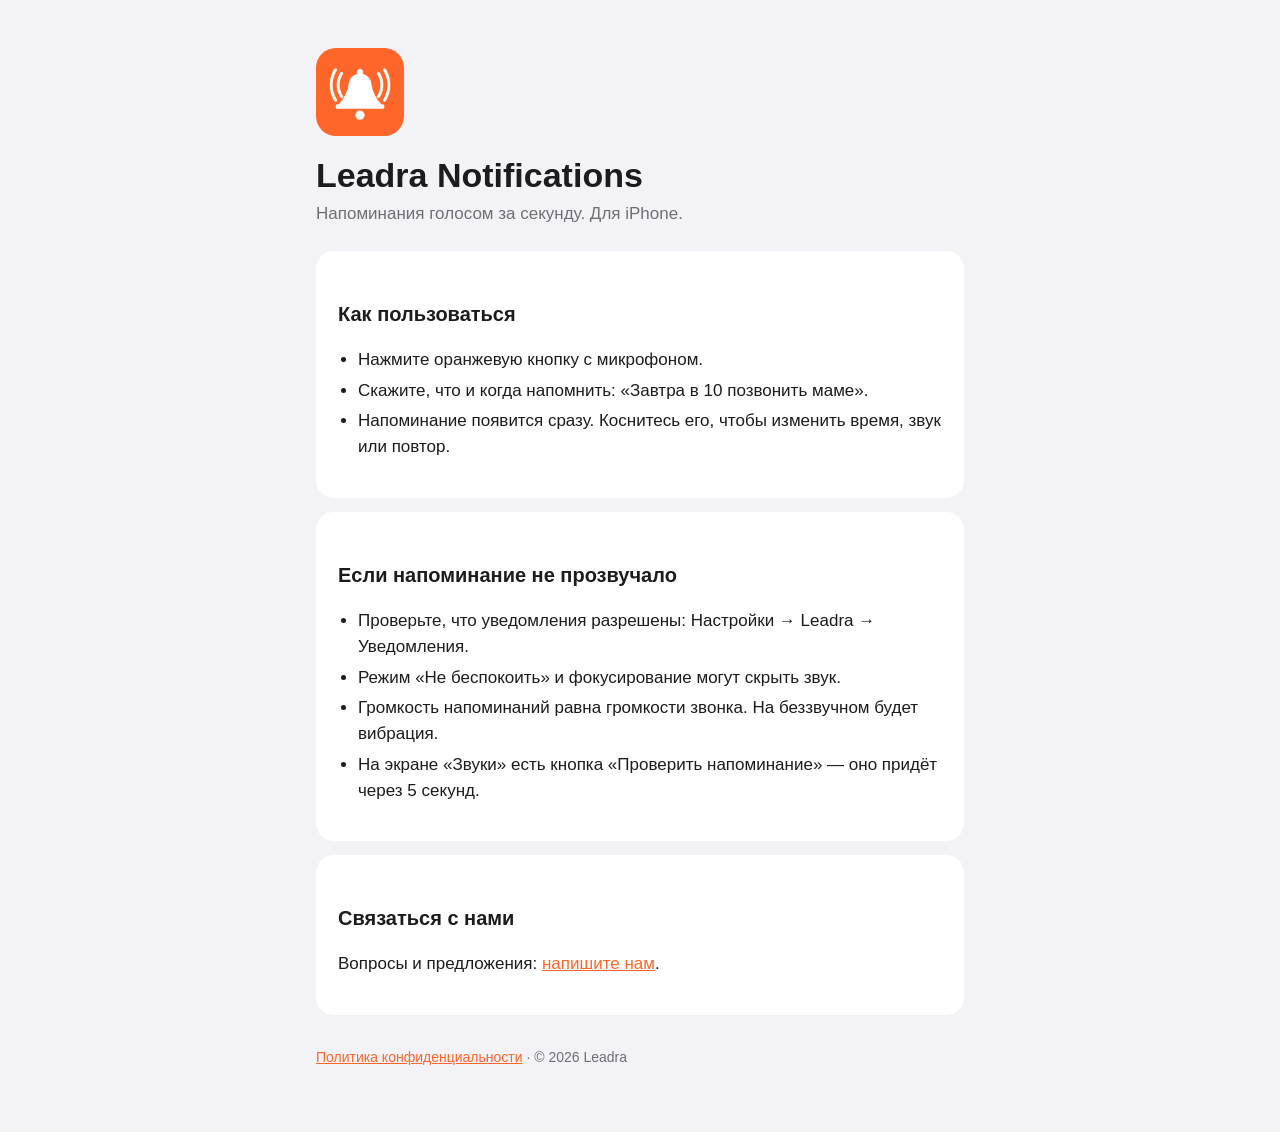
<file: index.html>
<!doctype html><html lang="ru"><head><meta charset="utf-8"><meta name="viewport" content="width=device-width,initial-scale=1">
<title>Leadra Notifications — поддержка</title><link rel="stylesheet" href="style.css"></head><body><main>
<img class="icon" src="icon.png" alt="">
<h1>Leadra Notifications</h1><p class="sub">Напоминания голосом за секунду. Для iPhone.</p>
<div class="card"><h2>Как пользоваться</h2><ul>
<li>Нажмите оранжевую кнопку с микрофоном.</li>
<li>Скажите, что и когда напомнить: «Завтра в 10 позвонить маме».</li>
<li>Напоминание появится сразу. Коснитесь его, чтобы изменить время, звук или повтор.</li>
</ul></div>
<div class="card"><h2>Если напоминание не прозвучало</h2><ul>
<li>Проверьте, что уведомления разрешены: Настройки → Leadra → Уведомления.</li>
<li>Режим «Не беспокоить» и фокусирование могут скрыть звук.</li>
<li>Громкость напоминаний равна громкости звонка. На беззвучном будет вибрация.</li>
<li>На экране «Звуки» есть кнопка «Проверить напоминание» — оно придёт через 5 секунд.</li>
</ul></div>
<div class="card"><h2>Связаться с нами</h2>
<p>Вопросы и предложения: <a href="https://github.com/Timjohnson813/napomni-app/issues/new">напишите нам</a>.</p></div>
<footer><a href="privacy.html">Политика конфиденциальности</a> · © 2026 Leadra</footer>
</main></body></html>
</file>
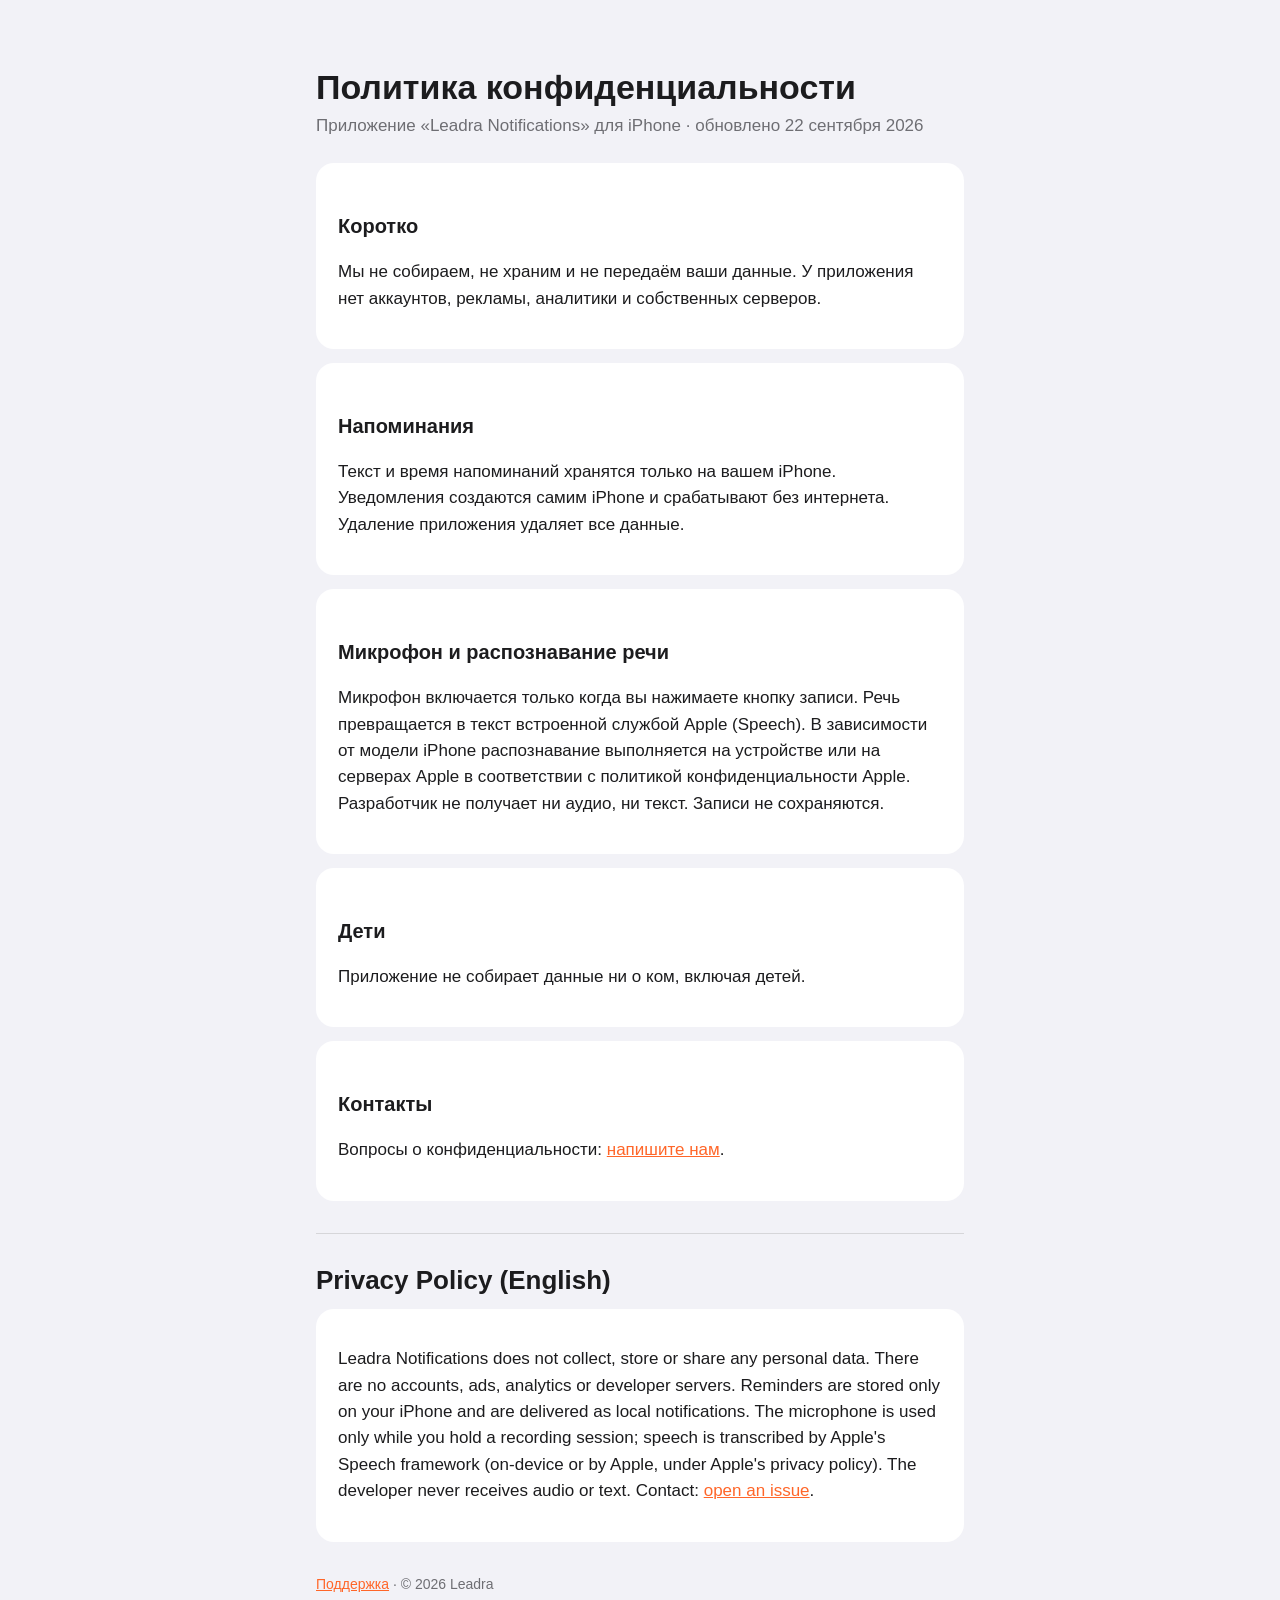
<file: privacy.html>
<!doctype html><html lang="ru"><head><meta charset="utf-8"><meta name="viewport" content="width=device-width,initial-scale=1">
<title>Leadra Notifications — конфиденциальность</title><link rel="stylesheet" href="style.css"></head><body><main>
<h1>Политика конфиденциальности</h1><p class="sub">Приложение «Leadra Notifications» для iPhone · обновлено 22 сентября 2026</p>
<div class="card"><h2>Коротко</h2><p>Мы не собираем, не храним и не передаём ваши данные. У приложения нет аккаунтов, рекламы, аналитики и собственных серверов.</p></div>
<div class="card"><h2>Напоминания</h2><p>Текст и время напоминаний хранятся только на вашем iPhone. Уведомления создаются самим iPhone и срабатывают без интернета. Удаление приложения удаляет все данные.</p></div>
<div class="card"><h2>Микрофон и распознавание речи</h2><p>Микрофон включается только когда вы нажимаете кнопку записи. Речь превращается в текст встроенной службой Apple (Speech). В зависимости от модели iPhone распознавание выполняется на устройстве или на серверах Apple в соответствии с политикой конфиденциальности Apple. Разработчик не получает ни аудио, ни текст. Записи не сохраняются.</p></div>
<div class="card"><h2>Дети</h2><p>Приложение не собирает данные ни о ком, включая детей.</p></div>
<div class="card"><h2>Контакты</h2><p>Вопросы о конфиденциальности: <a href="https://github.com/Timjohnson813/napomni-app/issues/new">напишите нам</a>.</p></div>
<hr style="border:none;height:1px;background:rgba(128,128,128,.25);margin:32px 0">
<h1 style="font-size:26px">Privacy Policy (English)</h1>
<div class="card"><p>Leadra Notifications does not collect, store or share any personal data. There are no accounts, ads, analytics or developer servers. Reminders are stored only on your iPhone and are delivered as local notifications. The microphone is used only while you hold a recording session; speech is transcribed by Apple's Speech framework (on-device or by Apple, under Apple's privacy policy). The developer never receives audio or text. Contact: <a href="https://github.com/Timjohnson813/napomni-app/issues/new">open an issue</a>.</p></div>
<footer><a href="./">Поддержка</a> · © 2026 Leadra</footer>
</main></body></html>
</file>
<file: style.css>
:root{--bg:#f2f2f7;--card:#fff;--ink:#1c1c1e;--muted:#6e6e73;--accent:#ff6629}
@media (prefers-color-scheme:dark){:root{--bg:#000;--card:#1c1c1e;--ink:#f5f5f7;--muted:#98989d}}
*{box-sizing:border-box}body{margin:0;background:var(--bg);color:var(--ink);font:17px/1.55 -apple-system,BlinkMacSystemFont,"SF Pro Text","Helvetica Neue",Arial,sans-serif}
main{max-width:680px;margin:0 auto;padding:48px 16px 64px}
.icon{width:88px;height:88px;border-radius:20px;display:block}
h1{font-size:34px;line-height:1.15;margin:20px 0 6px}h2{font-size:20px;margin:28px 0 8px}
.sub{color:var(--muted);margin:0 0 24px}.card{background:var(--card);border-radius:18px;padding:20px 22px;margin:14px 0}
a{color:var(--accent)}ul{padding-left:20px}li{margin:4px 0}footer{color:var(--muted);font-size:14px;margin-top:32px}
</file>
